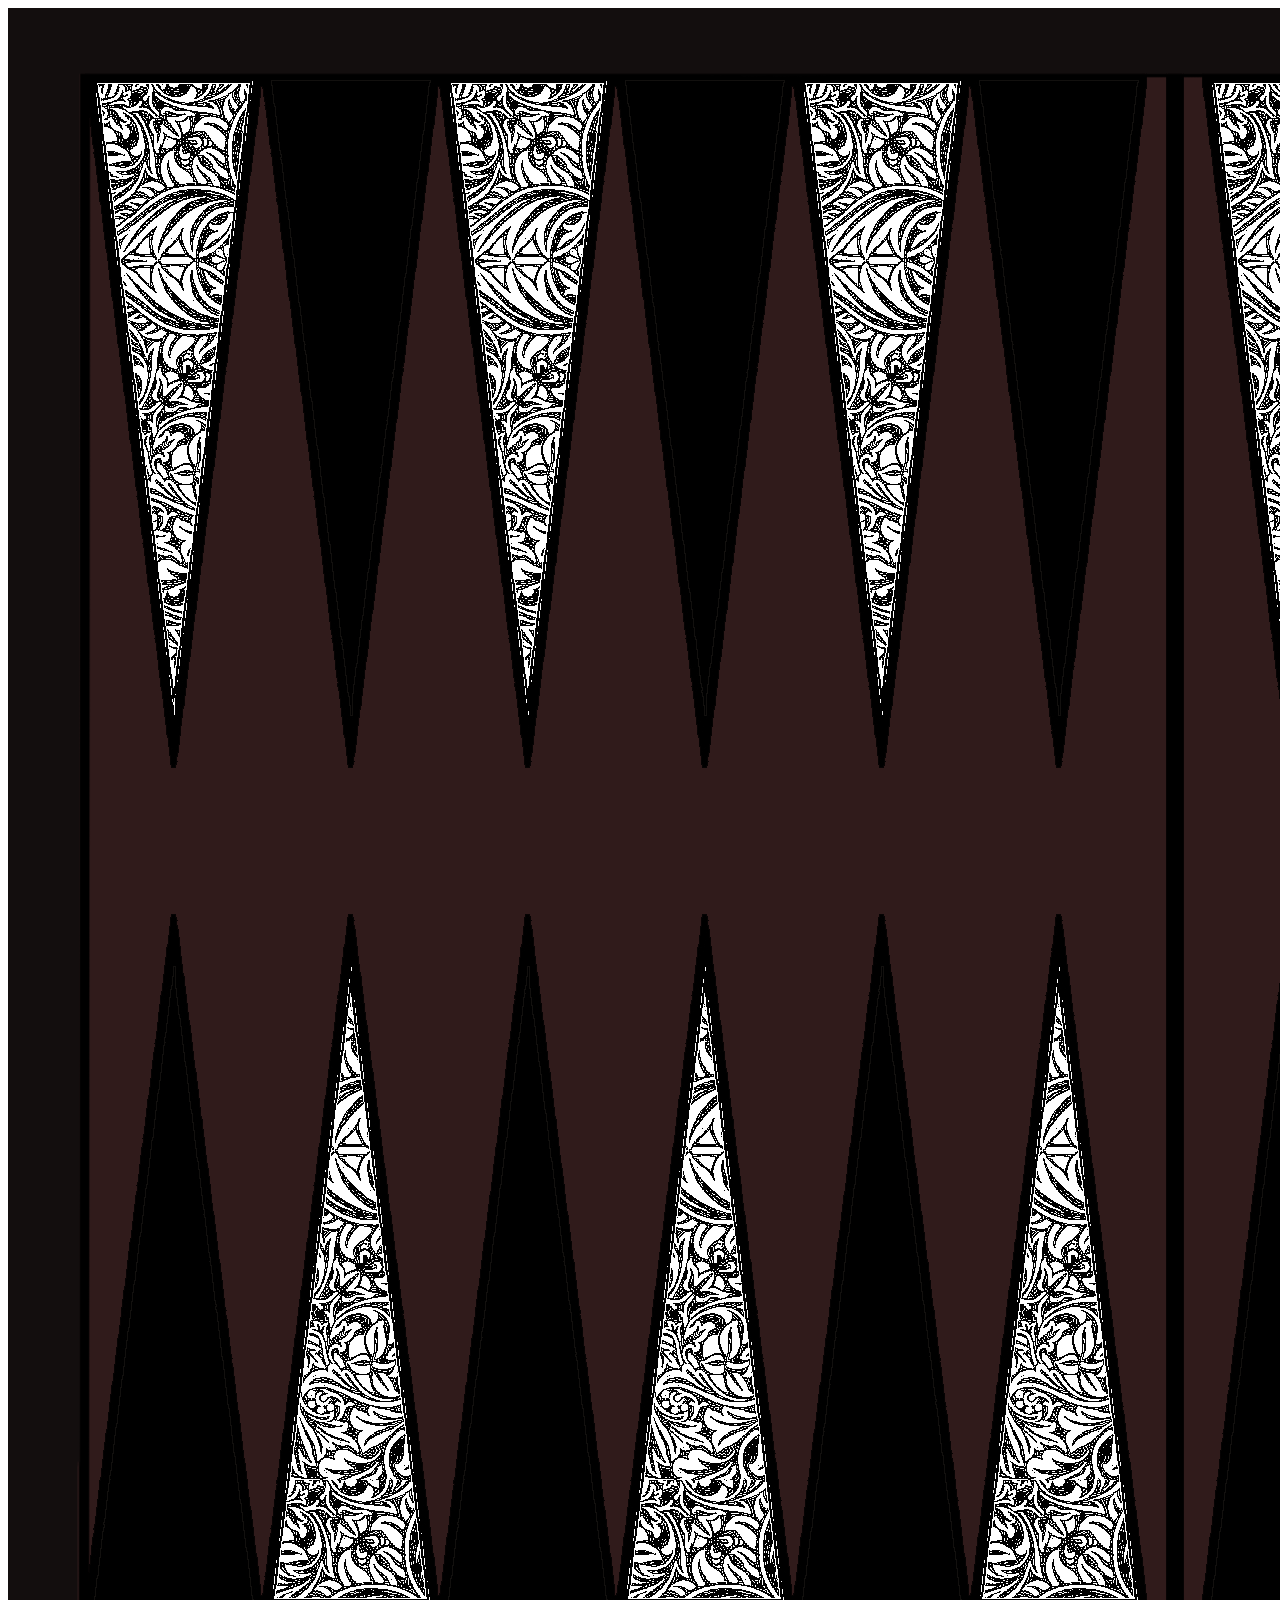
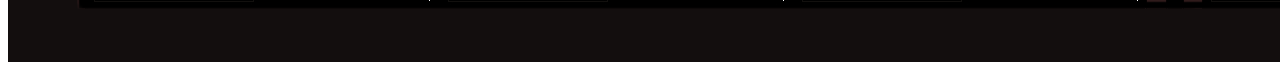
<file: backgammon/index.html>
<!DOCTYPE html>
<html lang="en">
<head>
    <meta charset="UTF-8">
    <meta http-equiv="X-UA-Compatible" content="IE=edge">
    <meta name="viewport" content="width=device-width, initial-scale=1.0">
    <title>Backgammon</title>
    <link rel="stylesheet" href="style.css">
</head>
<body>
    <img src="assets/Backgammon.png" alt="404# error not found" id="board">
</body>
</html>
</file>
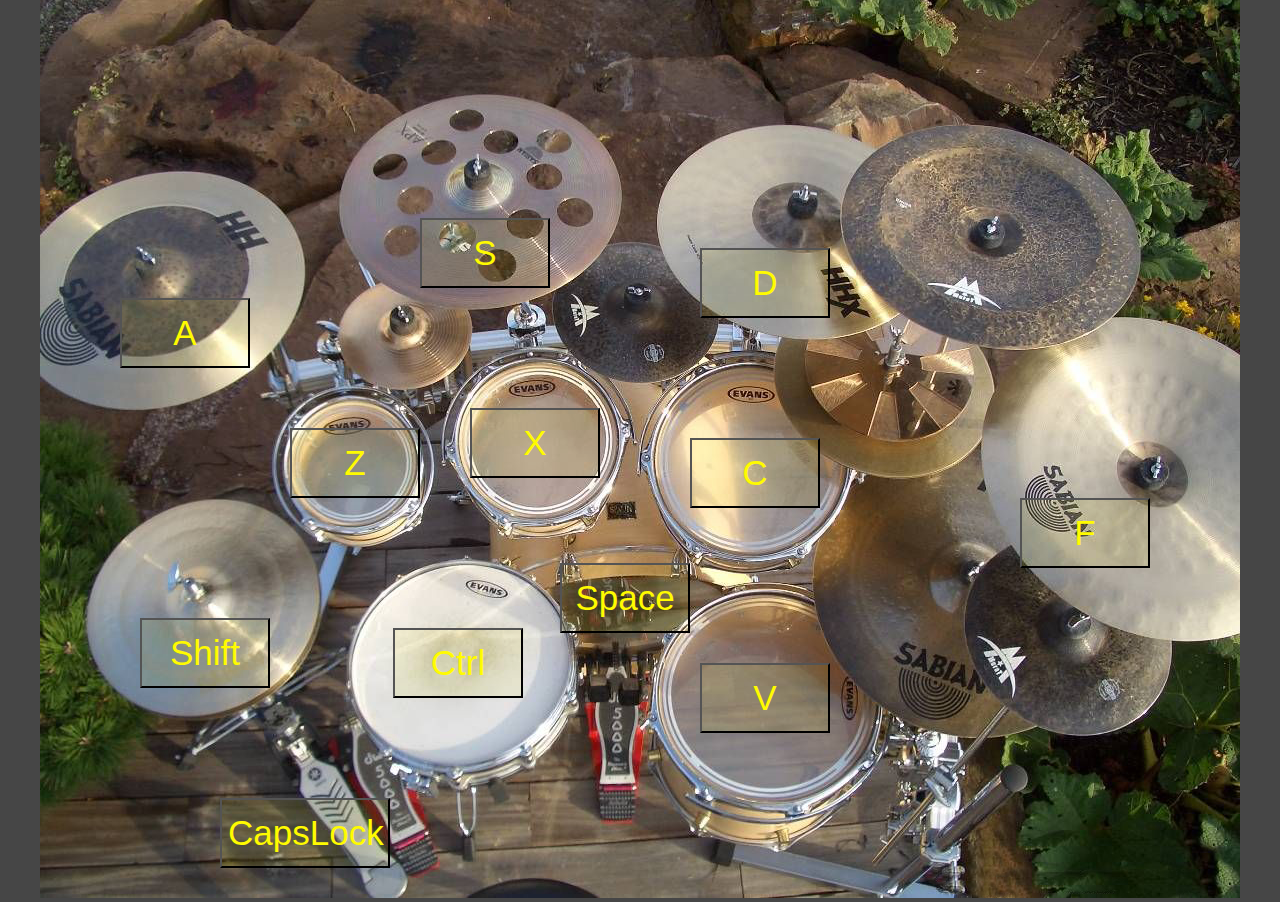
<file: drum-set/index.html>
<!DOCTYPE html>
<html lang="en">
<head>
    <meta charset="UTF-8">
    <meta http-equiv="X-UA-Compatible" content="IE=edge">
    <meta name="viewport" content="width=device-width, initial-scale=1.0, maximum-scale=1.0, user-scalable=no">
    <title>Drum set</title>
    <link rel="stylesheet" href="style.css">
</head>
<body>
    <div class="button-container">
        <img src="assets/drums.png" alt="">
        <button id="aCymbal" onclick="button(audio1,'assets/cymbal1.wav')">A</button>

        <button id="sCymbal" onclick="button(audio2,'assets/cymbal2.wav')">S</button>

        <button id="dCymbal" onclick="button(audio3,'assets/cymbal3.wav')">D</button>

        <button id="fCymbal" onclick="button(audio4,'assets/cymbal4.wav')">F</button>

        <button id="zTom" onclick="button(audio5,'assets/tom1.wav')">Z</button>

        <button id="xTom" onclick="button(audio6,'assets/tom2.wav')">X</button>

        <button id="cTom" onclick="button(audio7,'assets/tom3.wav')">C</button>

        <button id="hiHat" onclick="hiHat()">Shift</button>

        <button id="hiHatSwitch" onclick="hiHatSwitch()">CapsLock</button>
        
        <button id="snare" onclick="button(audio10,'assets/snare.wav')">Ctrl</button>

        <button id="base" onclick="button(audio11,'assets/base.wav')">Space</button>

        <button id="jumbo" onclick="button(audio12,'assets/jumbo.wav')">V</button>
    </div>
    
    <script src="script.js"></script>
</body>
</html>
</file>
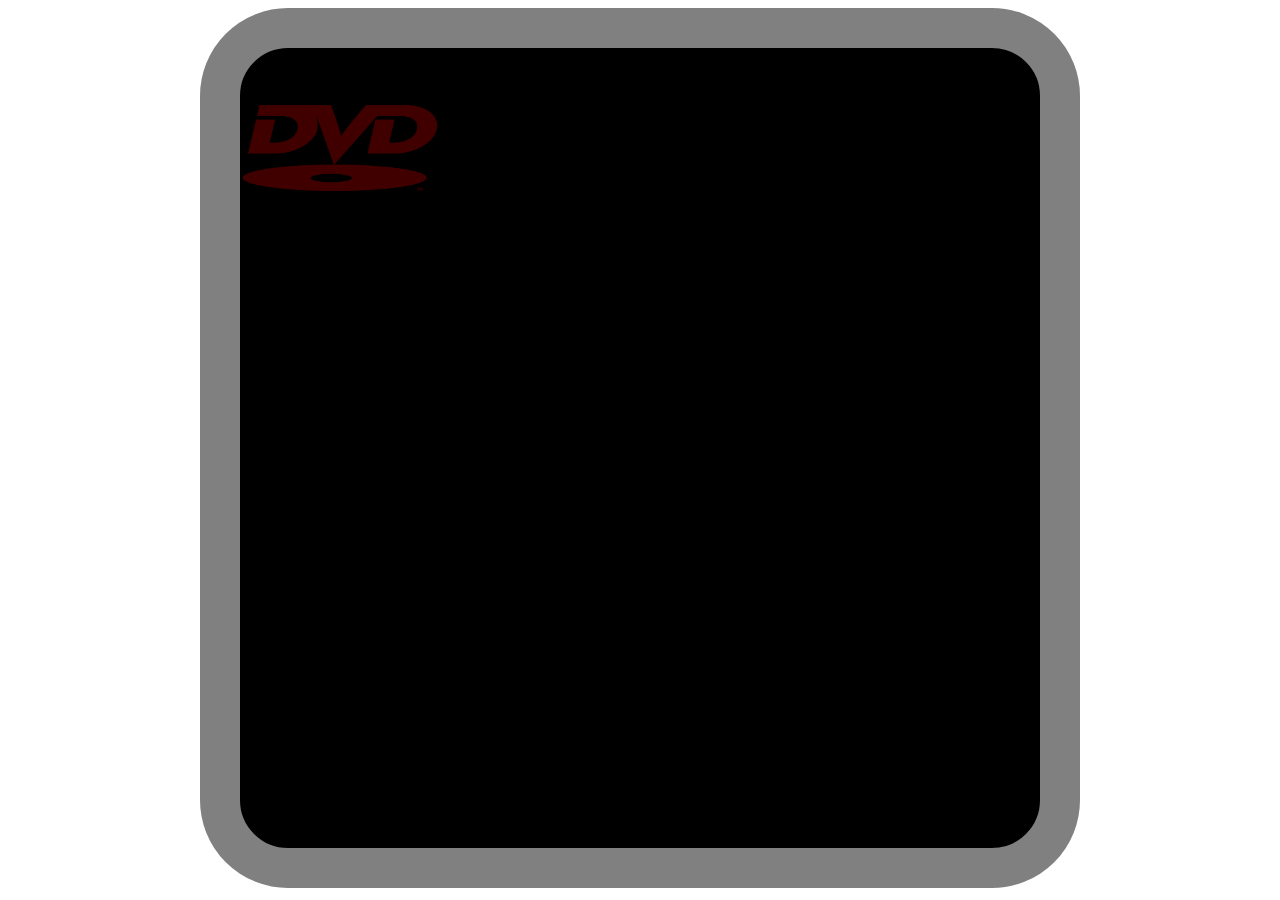
<file: DVD/index.html>
<!DOCTYPE html>
<html lang="en">
<head>
    <meta charset="UTF-8">
    <meta http-equiv="X-UA-Compatible" content="IE=edge">
    <meta name="viewport" content="width=device-width, initial-scale=1.0">
    <title>DVD</title>
    <link rel="stylesheet" href="style.css">
</head>
<body>
    <div>
        <img src="DVD-logo.png" alt="Couldn't find the picture">
    </div>
</body>
</html>
</file>
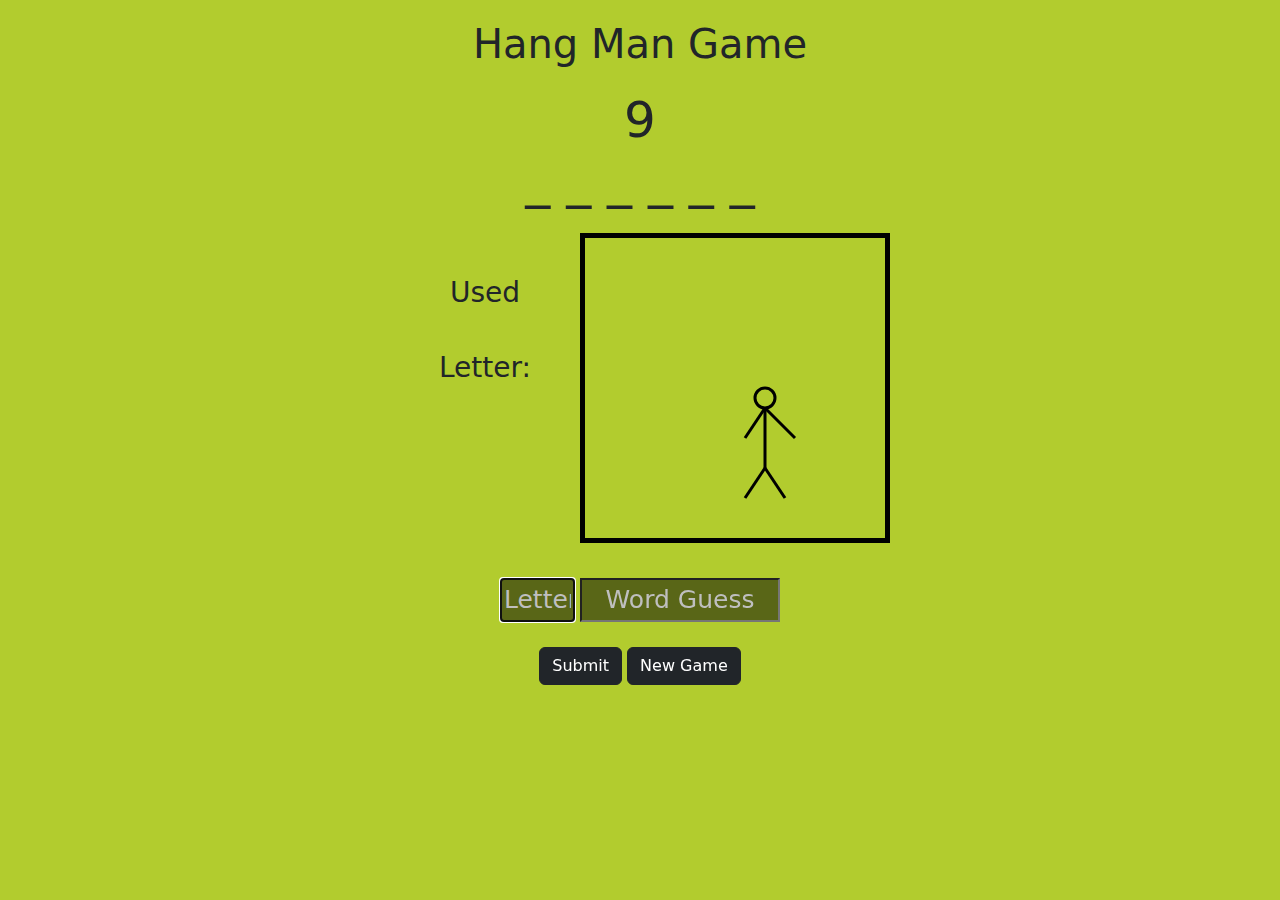
<file: hang-man/index.html>
<!DOCTYPE html>
<html lang="en">
<head>
    <meta charset="UTF-8">
    <meta http-equiv="X-UA-Compatible" content="IE=edge">
    <meta name="viewport" content="width=device-width, initial-scale=1.0">
    <title>Hang Man</title>
    <link rel="stylesheet" href="https://cdn.jsdelivr.net/npm/bootstrap@5.0.2/dist/css/bootstrap.min.css">
    <link rel="stylesheet" href="style.css">
</head>
<body>
    <h1>Hang Man Game</h1>
    <div id="guessesLeft"></div>
    <div id="blanks">
        <span id="first"></span>
        <span id="second"></span>
        <span id="third"></span>
        <span id="fourth"></span>
        <span id="fifth"></span>
        <span id="sixth"></span>
        <span id="seventh"></span>
        <span id="eight"></span>
        <span id="ninth"></span>
        <span id="tenth"></span>
    </div>

    <div class="grid-container">
        <div>
            <span class="h3">Used Letter:</span> <br>
            <span id="usedLetters"></span>
        </div>
        <canvas id="canvas" width="300" height="300">
        </canvas>
    </div>
    
    <input type="text" id="letterGuess" placeholder="Letter" maxlength="1">
    <input type="text" id="wordGuess" placeholder="Word Guess"> <br>
    <div id="errorMsg"></div>
    <button class="btn btn-dark" id="submitButton" onclick="submit()">Submit</button>
    <button class="btn btn-dark" onclick="newGame()">New Game</button>
    
    <script src="script.js"></script>
</body>
</html>
</file>
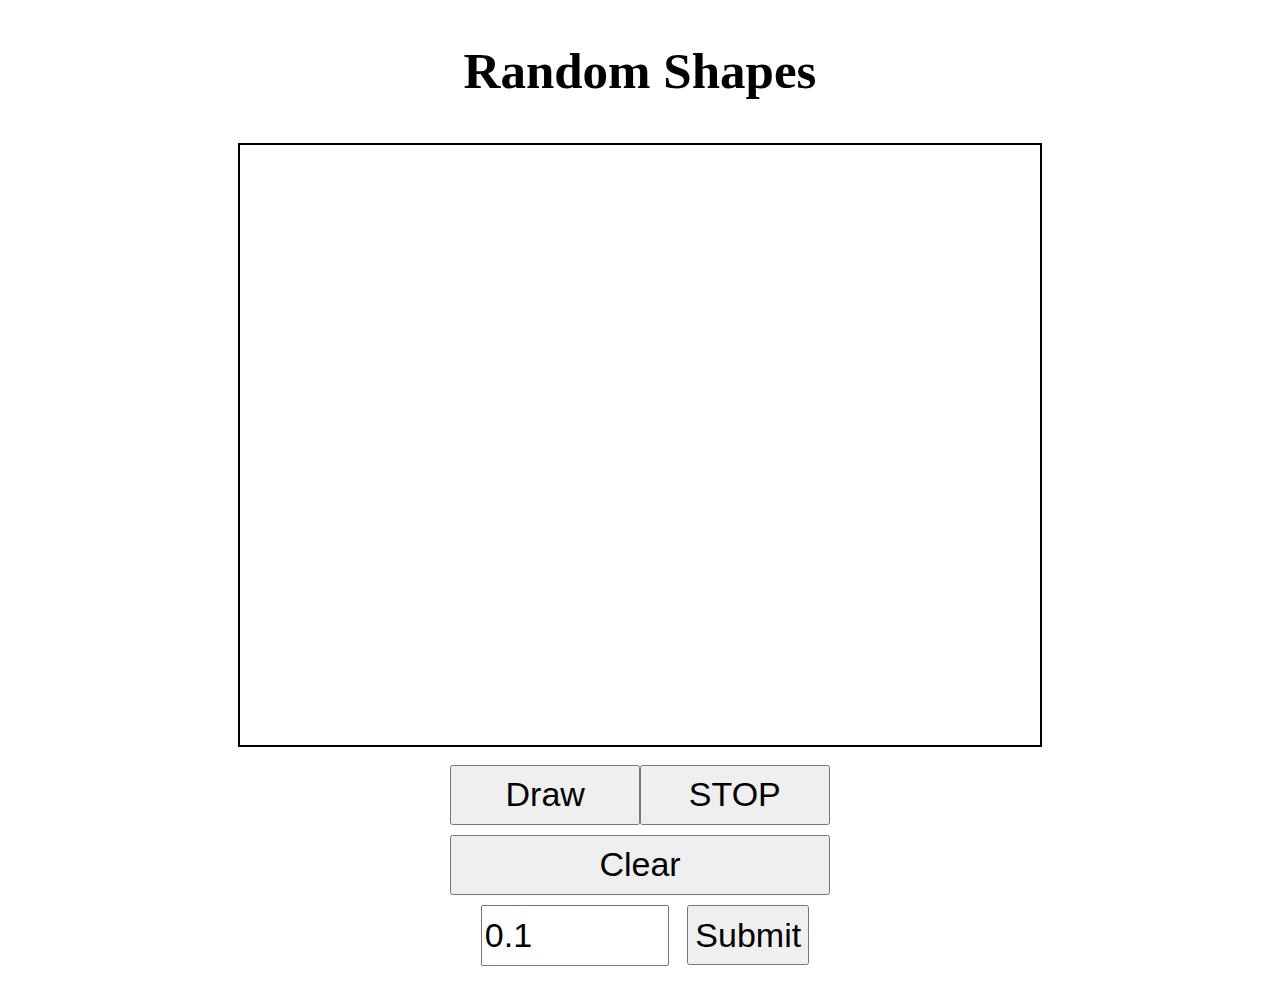
<file: random-shapes/index.html>
<!DOCTYPE html>
<html lang="en">
<head>
    <meta charset="UTF-8">
    <meta http-equiv="X-UA-Compatible" content="IE=edge">
    <meta name="viewport" content="width=device-width, initial-scale=1.0">
    <title>day17ex1-3</title>
    <link rel="stylesheet" href="style.css">
</head>
<body>
    <h2>Random Shapes</h2>

    <canvas id="myCanvas" width="800" height="600" style="border: 2px black solid;">
    </canvas>
    <div>
        <button onclick="drawing()">Draw</button>
        <button onclick="stoping()" id="stop">STOP</button>
        <button onclick="clearBtn()">Clear</button>
    </div>
    <input type="number" placeholder="seconds" id="input" value="0.1">
    <button onclick="submition()">Submit</button>

    <script src="script.js"></script>
</body>
</html>
</file>
<file: backgammon/style.css>
#board{
    display: block;
    margin-left: auto;
    margin-right: auto;
}
</file>
<file: drum-set/style.css>
body {
    /* background-image: url(assets/drums.png);
    background-repeat: no-repeat;
    background-position: center;
    background-attachment: fixed;
    background-size: 1500px; */
    background-color: rgb(70, 70, 70);
    user-select: none;

}

.button-container{
    text-align: center;
    margin: 0;
    position: absolute;
    top: 50%;
    left: 50%;
    -ms-transform: translate(-50%, -50%);
    transform: translate(-50%, -50%);
}

button {
    font-size: 35px;
    height: 70px;
    width: 130px;
    background-color: rgba(255, 238, 0, 0.082);
    color: rgb(255, 251, 0);

    position: absolute;
}

#aCymbal {
    left: 80px;
    top: 300px;
}

#sCymbal {
    left: 380px;
    top: 220px;
}

#dCymbal {
    left: 660px;
    top: 250px;
}

#fCymbal {
    left: 980px;
    top: 500px;
}

#zTom {
    left: 250px;
    top: 430px;
}

#xTom {
    left: 430px;
    top: 410px;
}

#cTom {
    left: 650px;
    top: 440px;
}

#hiHat {
    left: 100px;
    top: 620px;
}

#hiHatSwitch {
    left: 180px;
    top: 800px;
    width: 170px;
}

#snare {
    left: 353px;
    top: 630px;
}

#base {
    left: 520px;
    top: 565px;
}

#jumbo {
    left: 660px;
    top: 665px;
}
</file>
<file: DVD/style.css>
div{
    border: 40px grey solid;
    border-radius: 10%;
    
    background-color: black;
    width: 800px;
    height: 800px;
    margin-right: auto;
    margin-left: auto;
}

img{
    filter: opacity(0.5) drop-shadow(0 0 0 rgb(255, 0, 0)); 
    width: 200px;
    background-position-x:500 ;
    
    
}
</file>
<file: hang-man/style.css>
body{
    text-align: center;
    background-color: rgb(178, 204, 46);
}
h1{
    margin-top: 20px;
}
#guessesLeft{
    margin-bottom: -30px;
}
div{
    margin: 15px;
    font-size: 50px;
}
.grid-container{
    width: 500px;
    display: grid;
    grid-template-columns: repeat(2,1fr);
    justify-content:center;
    align-content: center;
    margin-right: auto;
    margin-left: auto;
}
canvas{
    border:5px black solid; 
    margin-bottom: 20px;
}
input{
    width: 200px;
    text-align: center;
    font-size: 25px;
    background-color: rgba(0,0,0,50%);
    color: white;
    
}
::placeholder{
    color: rgb(191, 191, 191);
}

#letterGuess{
    width: 75px;
}
#errorMsg{
    font-size: 20px;
    color: rgb(190, 9, 9);
}
button{
    margin-top: 10px;
}
#usedWords{
    font-size: 25px;
}
</file>
<file: random-shapes/style.css>
body{
    text-align: center;
    font-size: 34px;
}
div{
    display: flex;
    flex-wrap: wrap;
    width: 30%;
    margin-right: auto;
    margin-left: auto;
    justify-content: center;
}
button{
    flex:50%;
    margin-top: 10px;
    height: 60px;
    font-size: 34px;
}
input{
    margin: 10px;
    font-size: 34px;
    width: 180px;
    height: 55px;
}
</file>
